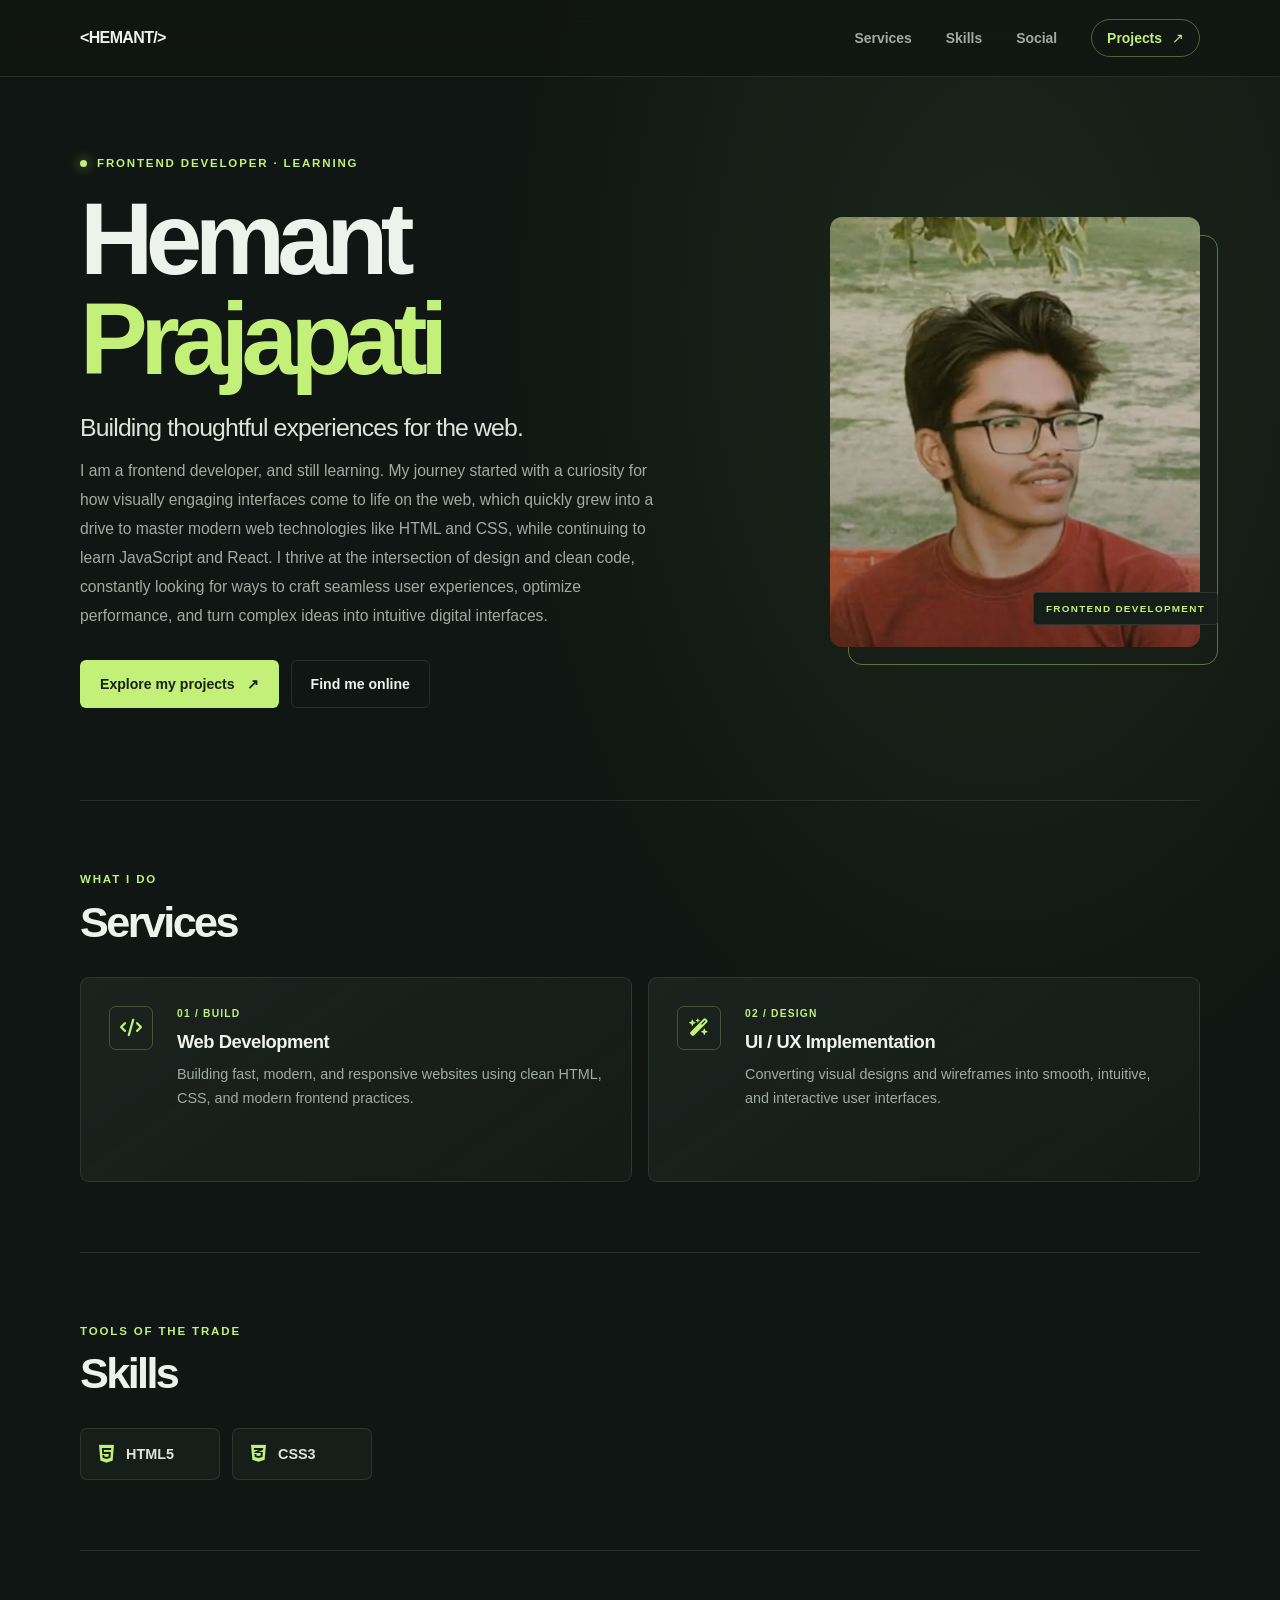
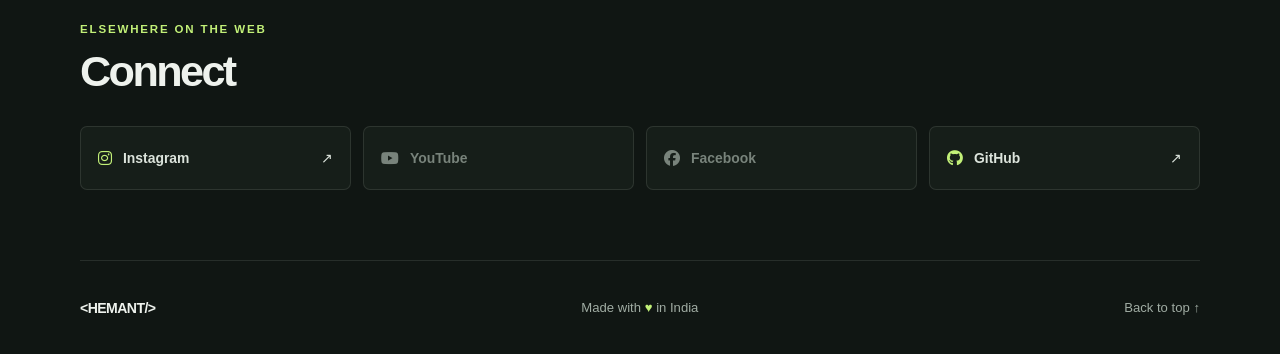
<file: index.html>
<!DOCTYPE html>
<html lang="en">

<head>
    <meta charset="UTF-8">
    <meta name="viewport" content="width=device-width, initial-scale=1.0">
    <meta name="theme-color" content="#101613">
    <meta name="description" content="The portfolio of Hemant Prajapati, a frontend developer learning and building for the web.">
    <title>Hemant Prajapati | Frontend Developer</title>
    <link rel="stylesheet" href="index.css">
    <link rel="stylesheet" href="https://cdnjs.cloudflare.com/ajax/libs/font-awesome/6.5.1/css/all.min.css">
</head>

<body id="top">
    <header class="site-header">
        <nav class="navbar" aria-label="Main navigation">
            <a class="logo" href="index.html" aria-label="Hemant Prajapati, home">&lt;HEMANT/&gt;</a>
            <ul class="nav-links">
                <li><a href="#services">Services</a></li>
                <li><a href="#skills">Skills</a></li>
                <li><a href="#social">Social</a></li>
                <li><a class="nav-cta" href="projects.html">Projects <span aria-hidden="true">↗</span></a></li>
            </ul>
        </nav>
    </header>

    <main class="page-shell">
        <section class="hero-section" aria-labelledby="hero-title">
            <div class="hero-content">
                <p class="eyebrow"><span class="status-dot" aria-hidden="true"></span> FRONTEND DEVELOPER · LEARNING</p>
                <h1 class="hero-title" id="hero-title">Hemant<br><span>Prajapati</span></h1>
                <p class="hero-lead">Building thoughtful experiences for the web.</p>
                <p class="hero-description">
                    I am a frontend developer, and still learning. My journey started with a curiosity for how visually
                    engaging interfaces come to life on the web, which quickly grew into a drive to master modern web
                    technologies like HTML and CSS, while continuing to learn JavaScript and React. I thrive at the intersection
                    of design and clean code, constantly looking for ways to craft seamless user experiences, optimize performance, and turn
                    complex ideas into intuitive digital interfaces.
                </p>
                <div class="hero-actions">
                    <a href="projects.html" class="button button-primary">Explore my projects <span aria-hidden="true">↗</span></a>
                    <a href="#social" class="button button-secondary">Find me online</a>
                </div>
            </div>
            <div class="hero-visual">
                <div class="image-frame">
                    <img src="hemant.jpg" alt="Hemant Prajapati">
                </div>
                <span class="image-caption">FRONTEND DEVELOPMENT</span>
            </div>
        </section>

        <section id="services" class="content-section services-section" aria-labelledby="services-title">
            <div class="section-heading">
                <p class="eyebrow">WHAT I DO</p>
                <h2 id="services-title">Services</h2>
            </div>
            <div class="services-grid">
                <article class="service-card">
                    <div class="service-icon" aria-hidden="true"><i class="fa-solid fa-code"></i></div>
                    <div>
                        <p class="card-index">01 / BUILD</p>
                        <h3>Web Development</h3>
                        <p>Building fast, modern, and responsive websites using clean HTML, CSS, and modern frontend practices.</p>
                    </div>
                </article>
                <article class="service-card">
                    <div class="service-icon" aria-hidden="true"><i class="fa-solid fa-wand-magic-sparkles"></i></div>
                    <div>
                        <p class="card-index">02 / DESIGN</p>
                        <h3>UI / UX Implementation</h3>
                        <p>Converting visual designs and wireframes into smooth, intuitive, and interactive user interfaces.</p>
                    </div>
                </article>
            </div>
        </section>

        <section id="skills" class="content-section skills-section" aria-labelledby="skills-title">
            <div class="section-heading">
                <p class="eyebrow">TOOLS OF THE TRADE</p>
                <h2 id="skills-title">Skills</h2>
            </div>
            <div class="skills-grid">
                <div class="skill-badge"><i class="fa-brands fa-html5" aria-hidden="true"></i><span>HTML5</span></div>
                <div class="skill-badge"><i class="fa-brands fa-css3-alt" aria-hidden="true"></i><span>CSS3</span></div>
            </div>
        </section>

        <section id="social" class="content-section social-section" aria-labelledby="social-title">
            <div class="section-heading">
                <p class="eyebrow">ELSEWHERE ON THE WEB</p>
                <h2 id="social-title">Connect</h2>
            </div>
            <div class="social-grid">
                <a href="https://www.instagram.com/hemant_prajapati_x_?stkn=MTdhYm84MDZudHJrNA==" target="_blank" rel="noopener noreferrer" class="social-link">
                    <span><i class="fa-brands fa-instagram" aria-hidden="true"></i> Instagram</span><span aria-hidden="true">↗</span>
                </a>
                <div class="social-link social-link-unavailable"><span><i class="fa-brands fa-youtube" aria-hidden="true"></i> YouTube</span></div>
                <div class="social-link social-link-unavailable"><span><i class="fa-brands fa-facebook" aria-hidden="true"></i> Facebook</span></div>
                <a href="https://github.com/HEMANT155350" target="_blank" rel="noopener noreferrer" class="social-link">
                    <span><i class="fa-brands fa-github" aria-hidden="true"></i> GitHub</span><span aria-hidden="true">↗</span>
                </a>
            </div>
        </section>

        <footer class="site-footer">
            <a class="logo footer-logo" href="index.html">&lt;HEMANT/&gt;</a>
            <p>Made with <span aria-label="love">♥</span> in India</p>
            <a href="#top" class="back-to-top">Back to top ↑</a>
        </footer>
    </main>
</body>

</html>
</file>
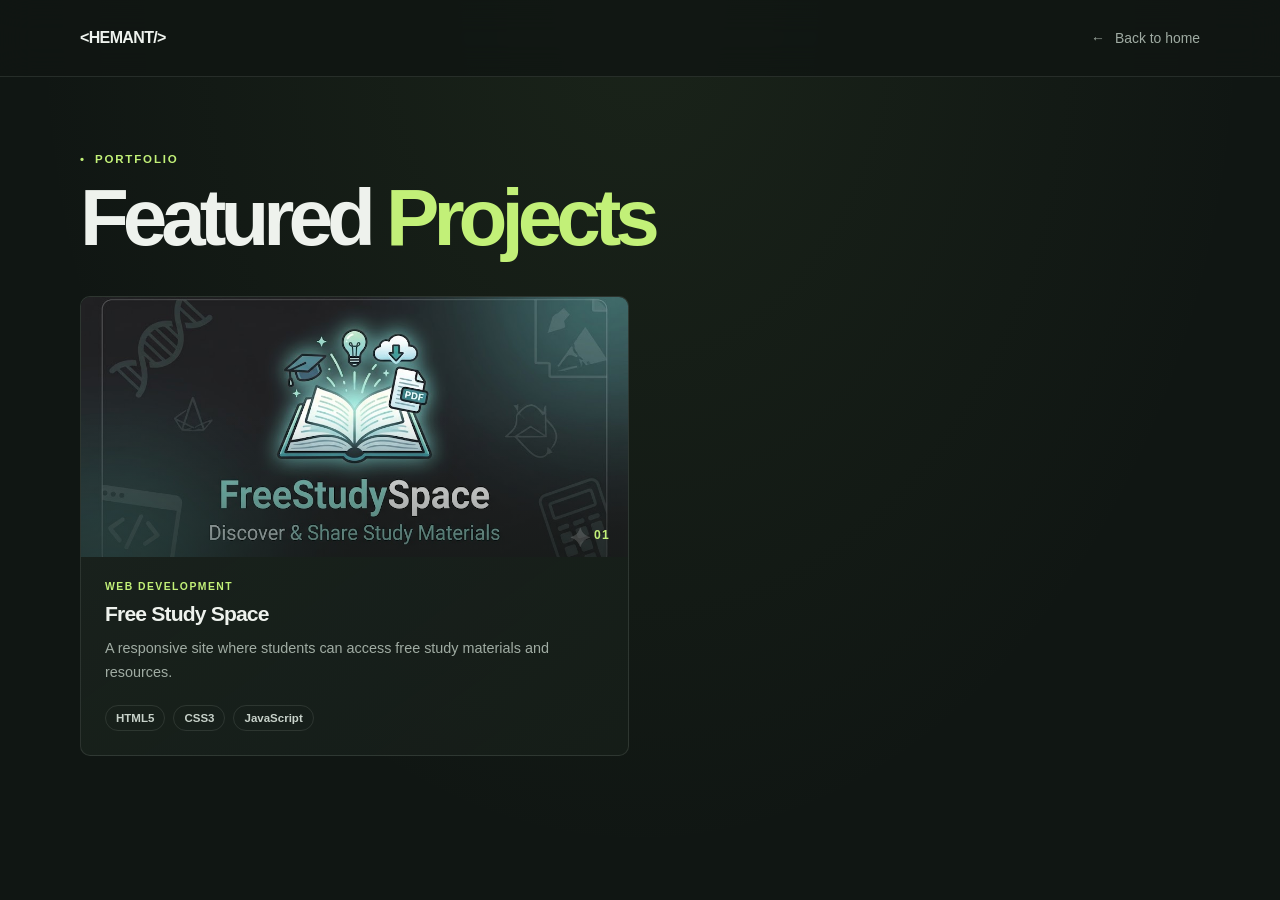
<file: projects.html>
<!DOCTYPE html>
<html lang="en">

<head>
    <meta charset="UTF-8">
    <meta name="viewport" content="width=device-width, initial-scale=1.0">
    <meta name="theme-color" content="#101613">
    <meta name="description" content="Selected work from Hemant Prajapati.">
    <title>Projects | Hemant Prajapati</title>
    <link rel="stylesheet" href="projects.css">
</head>

<body>
    <header class="site-header">
        <nav class="navbar" aria-label="Main navigation">
            <a class="logo" href="index.html">&lt;HEMANT/&gt;</a>
            <a class="back-link" href="index.html"><span aria-hidden="true">←</span> Back to home</a>
        </nav>
    </header>

    <main class="projects-page">
        <header class="page-intro">
            <p class="eyebrow"><span aria-hidden="true">•</span> PORTFOLIO</p>
            <h1>Featured <span>Projects</span></h1>
        </header>

        <section class="projects-section" aria-label="Featured projects">
            <div class="projects-grid">
                <article class="project-card">
                    <a href="https://freestudyspace.netlify.app/" target="_blank" rel="noopener noreferrer">
                        <div class="project-image">
                            <img src="thumbnail.jpg" alt="Hemant Prajapati">
                            <span class="project-number">01</span>
                        </div>
                    </a>
                    <div class="project-content">
                        <p class="project-type">WEB DEVELOPMENT</p>
                        <h2>Free Study Space</h2>
                        <p class="project-description">A responsive site where students can access free study materials and resources.</p>
                        <div class="tags" aria-label="Technologies used">
                            <span>HTML5</span><span>CSS3</span><span>JavaScript</span>
                        </div>
                    </div>
                </article>
            </div>
        </section>
    </main>
</body>

</html>
</file>
<file: index.css>
:root {
    color-scheme: dark;
    --page: #101613;
    --surface: #161e19;
    --surface-raised: #1b241f;
    --line: rgba(225, 238, 227, 0.11);
    --text: #eef2ed;
    --muted: #a0aca3;
    --accent: #c2f078;
    --accent-strong: #a8de59;
    --content-width: 1120px;
}

* {
    box-sizing: border-box;
}

html {
    scroll-behavior: smooth;
    scroll-padding-top: 100px;
}

body {
    margin: 0;
    background:
        radial-gradient(ellipse at 78% 16%, rgba(113, 154, 82, 0.12), transparent 32rem),
        var(--page);
    color: var(--text);
    font-family: Inter, "Segoe UI", Roboto, Helvetica, Arial, sans-serif;
    -webkit-font-smoothing: antialiased;
}

a {
    color: inherit;
}

a:focus-visible {
    outline: 2px solid var(--accent);
    outline-offset: 5px;
}

.site-header {
    position: sticky;
    top: 0;
    z-index: 10;
    border-bottom: 1px solid var(--line);
    background: rgba(16, 22, 19, 0.88);
    backdrop-filter: blur(16px);
}

.navbar {
    width: min(var(--content-width), calc(100% - 64px));
    min-height: 76px;
    margin: 0 auto;
    display: flex;
    align-items: center;
    justify-content: space-between;
    gap: 24px;
}

.logo {
    color: var(--text);
    font-size: 1rem;
    font-weight: 750;
    letter-spacing: -0.04em;
    text-decoration: none;
}

.nav-links {
    display: flex;
    align-items: center;
    gap: 34px;
    margin: 0;
    padding: 0;
    list-style: none;
}

.nav-links a {
    color: var(--muted);
    font-size: 0.87rem;
    font-weight: 550;
    text-decoration: none;
    transition: color 160ms ease, border-color 160ms ease, background 160ms ease;
}

.nav-links a:hover,
.back-to-top:hover {
    color: var(--accent);
}

.nav-links .nav-cta {
    display: inline-flex;
    align-items: center;
    gap: 10px;
    padding: 10px 15px;
    border: 1px solid rgba(194, 240, 120, 0.35);
    border-radius: 999px;
    color: var(--accent);
}

.nav-links .nav-cta:hover {
    background: rgba(194, 240, 120, 0.1);
}

.page-shell {
    width: min(var(--content-width), calc(100% - 64px));
    margin: 0 auto;
}

.hero-section {
    min-height: 600px;
    display: grid;
    grid-template-columns: minmax(0, 1.15fr) minmax(280px, 0.85fr);
    align-items: center;
    gap: clamp(44px, 8vw, 112px);
    padding: 78px 0 92px;
}

.hero-content {
    max-width: 650px;
}

.eyebrow {
    margin: 0 0 18px;
    color: var(--accent);
    font-size: 0.72rem;
    font-weight: 700;
    letter-spacing: 0.16em;
    line-height: 1.5;
}

.hero-content > .eyebrow {
    display: flex;
    align-items: center;
    gap: 10px;
}

.status-dot {
    width: 7px;
    height: 7px;
    border-radius: 50%;
    background: var(--accent);
    box-shadow: 0 0 12px rgba(194, 240, 120, 0.7);
}

.hero-title {
    margin: 0;
    font-size: clamp(3.6rem, 8vw, 6.35rem);
    font-weight: 720;
    letter-spacing: -0.075em;
    line-height: 0.98;
}

.hero-title span {
    color: var(--accent);
}

.hero-lead {
    margin: 25px 0 14px;
    color: #dce4dc;
    font-size: clamp(1.2rem, 2vw, 1.55rem);
    letter-spacing: -0.035em;
}

.hero-description {
    max-width: 580px;
    margin: 0;
    color: var(--muted);
    font-size: 0.98rem;
    line-height: 1.85;
}

.hero-actions {
    display: flex;
    flex-wrap: wrap;
    gap: 12px;
    margin-top: 30px;
}

.button {
    min-height: 48px;
    display: inline-flex;
    align-items: center;
    justify-content: center;
    gap: 12px;
    padding: 0 19px;
    border: 1px solid transparent;
    border-radius: 6px;
    font-size: 0.88rem;
    font-weight: 650;
    text-decoration: none;
    transition: transform 160ms ease, background 160ms ease, border-color 160ms ease;
}

.button:hover {
    transform: translateY(-2px);
}

.button-primary {
    background: var(--accent);
    color: #182114;
}

.button-primary:hover {
    background: var(--accent-strong);
}

.button-secondary {
    border-color: var(--line);
    color: var(--text);
}

.button-secondary:hover {
    border-color: rgba(194, 240, 120, 0.5);
}

.hero-visual {
    position: relative;
    justify-self: end;
    width: min(100%, 370px);
}

.hero-visual::before {
    position: absolute;
    inset: 18px -18px -18px 18px;
    border: 1px solid rgba(194, 240, 120, 0.4);
    border-radius: 14px;
    content: "";
}

.image-frame {
    position: relative;
    height: 430px;
    overflow: hidden;
    border-radius: 12px;
    background: var(--surface-raised);
}

.image-frame::after {
    position: absolute;
    inset: 45% 0 0;
    background: linear-gradient(transparent, rgba(12, 17, 14, 0.25));
    content: "";
}

.image-frame img {
    width: 100%;
    height: 100%;
    display: block;
    object-fit: cover;
    object-position: center;
}

.image-caption {
    position: absolute;
    right: -18px;
    bottom: 22px;
    z-index: 1;
    padding: 10px 12px;
    border: 1px solid var(--line);
    border-radius: 4px;
    background: var(--surface);
    color: var(--accent);
    font-size: 0.62rem;
    font-weight: 700;
    letter-spacing: 0.13em;
}

.content-section {
    padding: 70px 0;
    border-top: 1px solid var(--line);
}

.section-heading {
    margin-bottom: 30px;
}

.section-heading .eyebrow {
    margin-bottom: 9px;
}

.section-heading h2 {
    margin: 0;
    font-size: clamp(2rem, 4vw, 2.7rem);
    font-weight: 650;
    letter-spacing: -0.06em;
}

.services-grid {
    display: grid;
    grid-template-columns: repeat(2, minmax(0, 1fr));
    gap: 16px;
}

.service-card {
    min-height: 205px;
    display: grid;
    grid-template-columns: 48px 1fr;
    align-items: start;
    gap: 20px;
    padding: 28px;
    border: 1px solid var(--line);
    border-radius: 9px;
    background: linear-gradient(145deg, rgba(27, 36, 31, 0.94), rgba(22, 30, 25, 0.72));
    transition: border-color 180ms ease, transform 180ms ease;
}

.service-card:hover {
    transform: translateY(-3px);
    border-color: rgba(194, 240, 120, 0.38);
}

.service-icon {
    width: 44px;
    height: 44px;
    display: grid;
    place-items: center;
    border: 1px solid rgba(194, 240, 120, 0.25);
    border-radius: 7px;
    color: var(--accent);
    font-size: 1.1rem;
}

.card-index {
    margin: 2px 0 12px;
    color: var(--accent);
    font-size: 0.64rem;
    font-weight: 700;
    letter-spacing: 0.12em;
}

.service-card h3 {
    margin: 0 0 9px;
    font-size: 1.15rem;
    font-weight: 620;
    letter-spacing: -0.025em;
}

.service-card p:last-child {
    margin: 0;
    color: var(--muted);
    font-size: 0.9rem;
    line-height: 1.7;
}

.skills-grid {
    display: flex;
    flex-wrap: wrap;
    gap: 12px;
}

.skill-badge {
    min-width: 140px;
    display: flex;
    align-items: center;
    gap: 12px;
    padding: 15px 18px;
    border: 1px solid var(--line);
    border-radius: 7px;
    background: var(--surface);
    color: #dce4dc;
    font-size: 0.9rem;
    font-weight: 600;
}

.skill-badge i {
    color: var(--accent);
    font-size: 1.25rem;
}

.social-grid {
    display: grid;
    grid-template-columns: repeat(4, minmax(0, 1fr));
    gap: 12px;
}

.social-link {
    min-height: 64px;
    display: flex;
    align-items: center;
    justify-content: space-between;
    gap: 12px;
    padding: 0 17px;
    border: 1px solid var(--line);
    border-radius: 7px;
    background: var(--surface);
    color: #dce4dc;
    font-size: 0.87rem;
    font-weight: 560;
    text-decoration: none;
    transition: border-color 160ms ease, color 160ms ease, background 160ms ease;
}

.social-link > span:first-child {
    display: flex;
    align-items: center;
    gap: 11px;
}

.social-link i {
    color: var(--accent);
    font-size: 1rem;
}

a.social-link:hover {
    border-color: rgba(194, 240, 120, 0.4);
    background: var(--surface-raised);
    color: var(--accent);
}

.social-link-unavailable {
    color: #78837b;
}

.social-link-unavailable i {
    color: #78837b;
}

.site-footer {
    min-height: 94px;
    display: flex;
    align-items: center;
    justify-content: space-between;
    gap: 20px;
    border-top: 1px solid var(--line);
}

.footer-logo {
    font-size: 0.88rem;
}

.site-footer p {
    margin: 0;
    color: var(--muted);
    font-size: 0.82rem;
}

.site-footer p span {
    color: var(--accent);
}

.back-to-top {
    color: var(--muted);
    font-size: 0.82rem;
    text-decoration: none;
    transition: color 160ms ease;
}

@media (max-width: 760px) {
    .navbar,
    .page-shell {
        width: min(100% - 40px, var(--content-width));
    }

    .navbar {
        min-height: 68px;
    }

    .nav-links {
        gap: 17px;
    }

    .nav-links a {
        font-size: 0.8rem;
    }

    .hero-section {
        min-height: auto;
        grid-template-columns: minmax(0, 1fr) minmax(190px, 0.7fr);
        gap: 34px;
        padding: 72px 0 76px;
    }

    .image-frame {
        height: 330px;
    }

    .social-grid {
        grid-template-columns: repeat(2, minmax(0, 1fr));
    }
}

@media (max-width: 560px) {
    html {
        scroll-padding-top: 84px;
    }

    .navbar,
    .page-shell {
        width: calc(100% - 36px);
    }

    .navbar {
        min-height: 62px;
        gap: 12px;
    }

    .logo {
        font-size: 0.86rem;
    }

    .nav-links {
        gap: 12px;
    }

    .nav-links a {
        font-size: 0.72rem;
    }

    .nav-links li:nth-child(1) {
        display: none;
    }

    .nav-links .nav-cta {
        gap: 5px;
        padding: 8px 10px;
    }

    .hero-section {
        display: flex;
        flex-direction: column-reverse;
        align-items: stretch;
        gap: 38px;
        padding: 44px 0 58px;
    }

    .hero-visual {
        width: min(78%, 300px);
        align-self: center;
    }

    .image-frame {
        height: 320px;
    }

    .hero-title {
        font-size: clamp(3.2rem, 16vw, 5rem);
    }

    .hero-lead {
        margin-top: 19px;
    }

    .hero-description {
        font-size: 0.92rem;
    }

    .content-section {
        padding: 54px 0;
    }

    .services-grid {
        grid-template-columns: 1fr;
    }

    .service-card {
        min-height: unset;
        padding: 22px;
    }

    .social-grid {
        gap: 9px;
    }

    .social-link {
        min-height: 58px;
        padding: 0 12px;
        font-size: 0.8rem;
    }

    .site-footer {
        min-height: 82px;
        flex-wrap: wrap;
        gap: 12px;
    }
}

@media (prefers-reduced-motion: reduce) {
    *,
    *::before,
    *::after {
        scroll-behavior: auto !important;
        transition-duration: 0.01ms !important;
    }
}

.skills-grid:hover{
    transform: translateY(-2px);
}
</file>
<file: projects.css>
:root {
    color-scheme: dark;
    --page: #101613;
    --surface: #161e19;
    --surface-raised: #1b241f;
    --line: rgba(225, 238, 227, 0.11);
    --text: #eef2ed;
    --muted: #a0aca3;
    --accent: #c2f078;
    --content-width: 1120px;
}

* {
    box-sizing: border-box;
}

body {
    min-height: 100vh;
    margin: 0;
    background:
        radial-gradient(ellipse at 50% 0, rgba(113, 154, 82, 0.1), transparent 38rem),
        var(--page);
    color: var(--text);
    font-family: Inter, "Segoe UI", Roboto, Helvetica, Arial, sans-serif;
    -webkit-font-smoothing: antialiased;
}

a {
    color: inherit;
}

a:focus-visible {
    outline: 2px solid var(--accent);
    outline-offset: 5px;
}

.site-header {
    position: sticky;
    top: 0;
    z-index: 5;
    border-bottom: 1px solid var(--line);
    background: rgba(16, 22, 19, 0.88);
    backdrop-filter: blur(16px);
}

.navbar {
    width: min(var(--content-width), calc(100% - 64px));
    min-height: 76px;
    margin: 0 auto;
    display: flex;
    align-items: center;
    justify-content: space-between;
    gap: 24px;
}

.logo {
    color: var(--text);
    font-size: 1rem;
    font-weight: 750;
    letter-spacing: -0.04em;
    text-decoration: none;
}

.back-link {
    display: inline-flex;
    align-items: center;
    gap: 10px;
    color: var(--muted);
    font-size: 0.87rem;
    text-decoration: none;
    transition: color 160ms ease;
}

.back-link:hover {
    color: var(--accent);
}

.projects-page {
    width: min(var(--content-width), calc(100% - 64px));
    margin: 0 auto;
    padding: 76px 0 100px;
}

.page-intro {
    margin-bottom: 38px;
}

.eyebrow {
    display: flex;
    align-items: center;
    gap: 9px;
    margin: 0 0 13px;
    color: var(--accent);
    font-size: 0.72rem;
    font-weight: 700;
    letter-spacing: 0.16em;
}

.page-intro h1 {
    margin: 0;
    font-size: clamp(2.8rem, 7vw, 5rem);
    font-weight: 680;
    letter-spacing: -0.075em;
    line-height: 1;
}

.page-intro h1 span {
    color: var(--accent);
}

.projects-grid {
    display: grid;
    grid-template-columns: repeat(2, minmax(0, 1fr));
    gap: 22px;
}

.project-card {
    overflow: hidden;
    border: 1px solid var(--line);
    border-radius: 10px;
    background: linear-gradient(145deg, rgba(27, 36, 31, 0.96), rgba(22, 30, 25, 0.86));
    transition: transform 180ms ease, border-color 180ms ease;
}

.project-card:hover {
    transform: translateY(-4px);
    border-color: rgba(194, 240, 120, 0.4);
}

.project-image {
    position: relative;
    height: 260px;
    overflow: hidden;
    background: var(--surface-raised);
}

.project-image::after {
    position: absolute;
    inset: 45% 0 0;
    background: linear-gradient(transparent, rgba(16, 22, 19, 0.5));
    content: "";
}

.project-image img {
    width: 100%;
    height: 100%;
    display: block;
    object-fit: cover;
    object-position: center 38%;
    transition: transform 350ms ease;
}

.project-card:hover .project-image img {
    transform: scale(1.03);
}

.project-number {
    position: absolute;
    right: 18px;
    bottom: 15px;
    z-index: 1;
    color: var(--accent);
    font-size: 0.76rem;
    font-weight: 700;
    letter-spacing: 0.1em;
}

.project-content {
    padding: 24px;
}

.project-type {
    margin: 0 0 10px;
    color: var(--accent);
    font-size: 0.65rem;
    font-weight: 700;
    letter-spacing: 0.14em;
}

.project-card h2 {
    margin: 0 0 10px;
    font-size: 1.32rem;
    font-weight: 630;
    letter-spacing: -0.04em;
}

.project-description {
    margin: 0;
    color: var(--muted);
    font-size: 0.9rem;
    line-height: 1.7;
}

.tags {
    display: flex;
    flex-wrap: wrap;
    gap: 8px;
    margin-top: 20px;
}

.tags span {
    padding: 6px 10px;
    border: 1px solid var(--line);
    border-radius: 999px;
    color: #c8d2ca;
    font-size: 0.72rem;
    font-weight: 550;
}

@media (max-width: 700px) {
    .navbar,
    .projects-page {
        width: calc(100% - 40px);
    }

    .projects-page {
        padding-top: 58px;
    }

    .projects-grid {
        grid-template-columns: 1fr;
    }
}

@media (max-width: 420px) {
    .navbar,
    .projects-page {
        width: calc(100% - 32px);
    }

    .navbar {
        min-height: 66px;
    }

    .logo {
        font-size: 0.88rem;
    }

    .back-link {
        font-size: 0.8rem;
    }

    .project-image {
        height: 220px;
    }

    .project-content {
        padding: 20px;
    }
}

@media (prefers-reduced-motion: reduce) {
    *,
    *::before,
    *::after {
        transition-duration: 0.01ms !important;
    }
}
</file>
